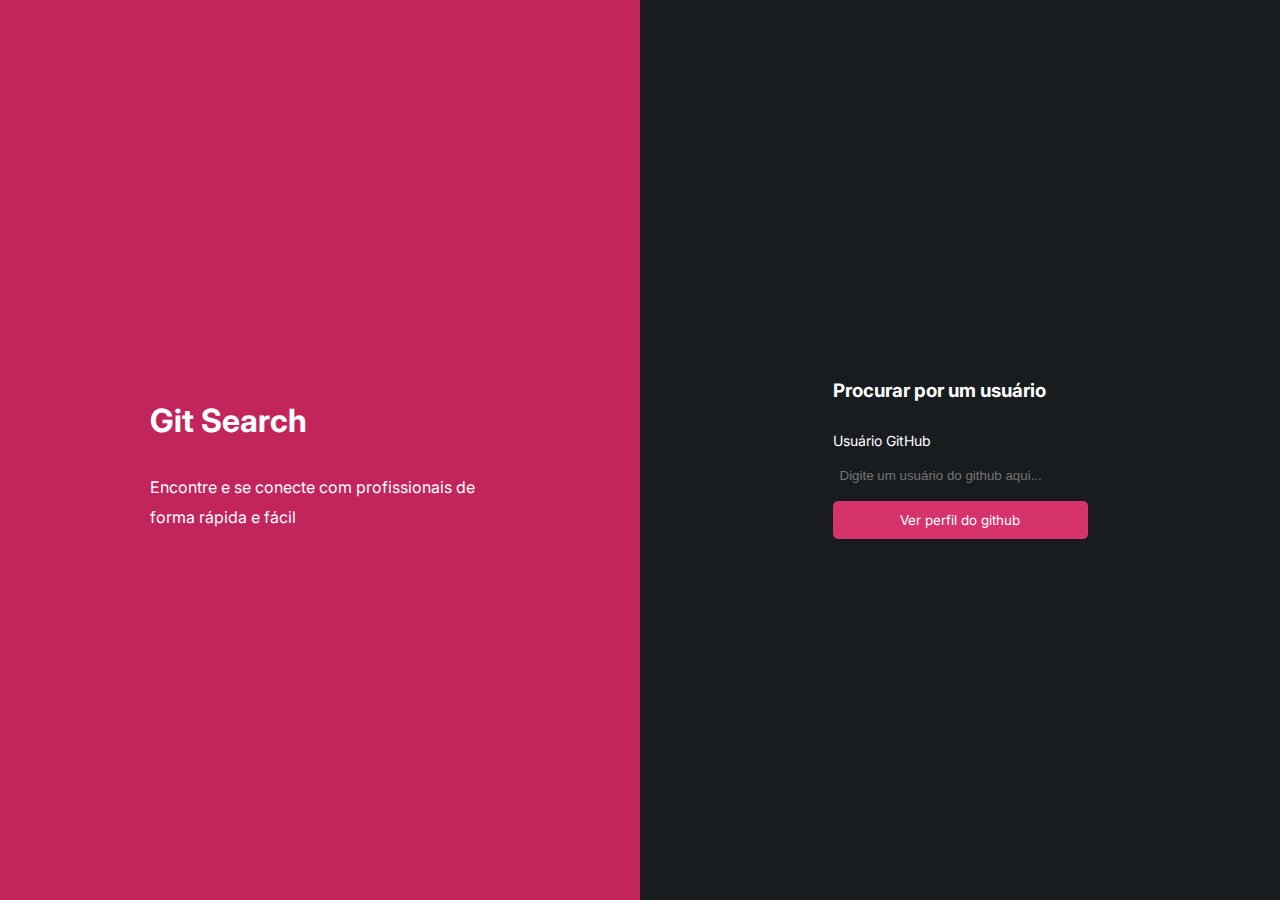
<file: index.html>
<!DOCTYPE html>
<html lang="en">
  <head>
    <meta charset="UTF-8" />
    <meta http-equiv="X-UA-Compatible" content="IE=edge" />
    <meta name="viewport" content="width=device-width, initial-scale=1.0" />

    <!-- FONTES -->
    <link rel="preconnect" href="https://fonts.googleapis.com" />
    <link rel="preconnect" href="https://fonts.gstatic.com" crossorigin />
    <link
      href="https://fonts.googleapis.com/css2?family=Inter:wght@100;200;300;400;500;600;700;800;900&display=swap"
      rel="stylesheet"
    />
    <link rel="stylesheet" href="./src/styles/globalStyles.css">
    <link rel="stylesheet" href="./src/styles/index.css">

    <title>Git Search</title>
  </head>
  <body>
    <main>
      <section class="text">
        <h1 class="text_title">Git Search</h1>
        <span class="text_span">Encontre e se conecte com profissionais de forma rápida e fácil</span>

      </section>

      <section class="search">
        <form class="search_form">
          <h3 class="search_title">Procurar por um usuário</h3>
          <label class="search_label">Usuário GitHub</label>
          <input class="search_input" placeholder="Digite um usuário do github aqui...">
          <button class="search_button">Ver perfil do github</button>
        </form>

      </section>
    </main>

    <script type="module" src="./src/scripts/index.js"></script>
  </body>
</html>
</file>
<file: src/styles/globalStyles.css>
:root {
  --color-brand-1: #c2255c;
  --color-brand-2: #d6336c;
  --color-grey-1: #191c1f;
  --color-grey-2: #212529;
  --color-grey-3: #33363a;
  --color-grey-4: #373b3e;
  --color-grey-6: #a6a8a9;
  --color-grey-7: #ffffff;
  --color-alert-background: #520F84;
  --color-alert: #c22554;
  --font-primary: "Inter", sans-serif;
}

body {
  width: 100vw;
  height: 100vh;
  padding: 0;
  margin: 0;
  font-family: var(--font-primary);

}

main{
  width: 100%;
  height: 100%;
}

h1{
  font-size: 2rem;
}

h2{
  font-size: 1.5rem;
}

h3 span{
  font-size: 1.25rem;

}

button{
  color: var(--color-grey-7);

}

label{
  font-size: 0.875rem;

}

input{
  margin-left: 5px;
  width: 15rem;
  height: 1.85rem;
  border-radius: 5px;
  border: 0;
 color: var(--color-grey-6);
  background-color: var(--color-grey-1);
    
}
</file>
<file: src/styles/index.css>
main{
    display: flex;
    overflow-y: hidden;
}

.text{
    width: 50%;
    display: flex;
    flex-direction: column;
    justify-content: center;
    align-items: flex-start;
    color: var(--color-grey-7);
    background-color: var(--color-brand-1);

}

.text_title{
    margin: 2rem 9.375rem;
}

.text_span{
    margin: 0 9.375rem;
    line-height: 1.875rem;
}

.search{
    width: 50%;
    display: flex;
    justify-content: center;
    align-items: center;
    color: var(--color-grey-7);
    background-color: var(--color-grey-1);
}

.search_form{
    display: flex;
    flex-direction: column;
    justify-content: space-evenly;
    width: 15.9375rem;
    height: 12.5rem;
}


.search_button{
    height: 2.375rem;
    border-radius: 5px;
    border: 0;
    font-family: var(--font-primary);
    background-color: var(--color-brand-2);
}

.search_button:hover{
    background-color: var(--color-brand-1);
}
</file>
